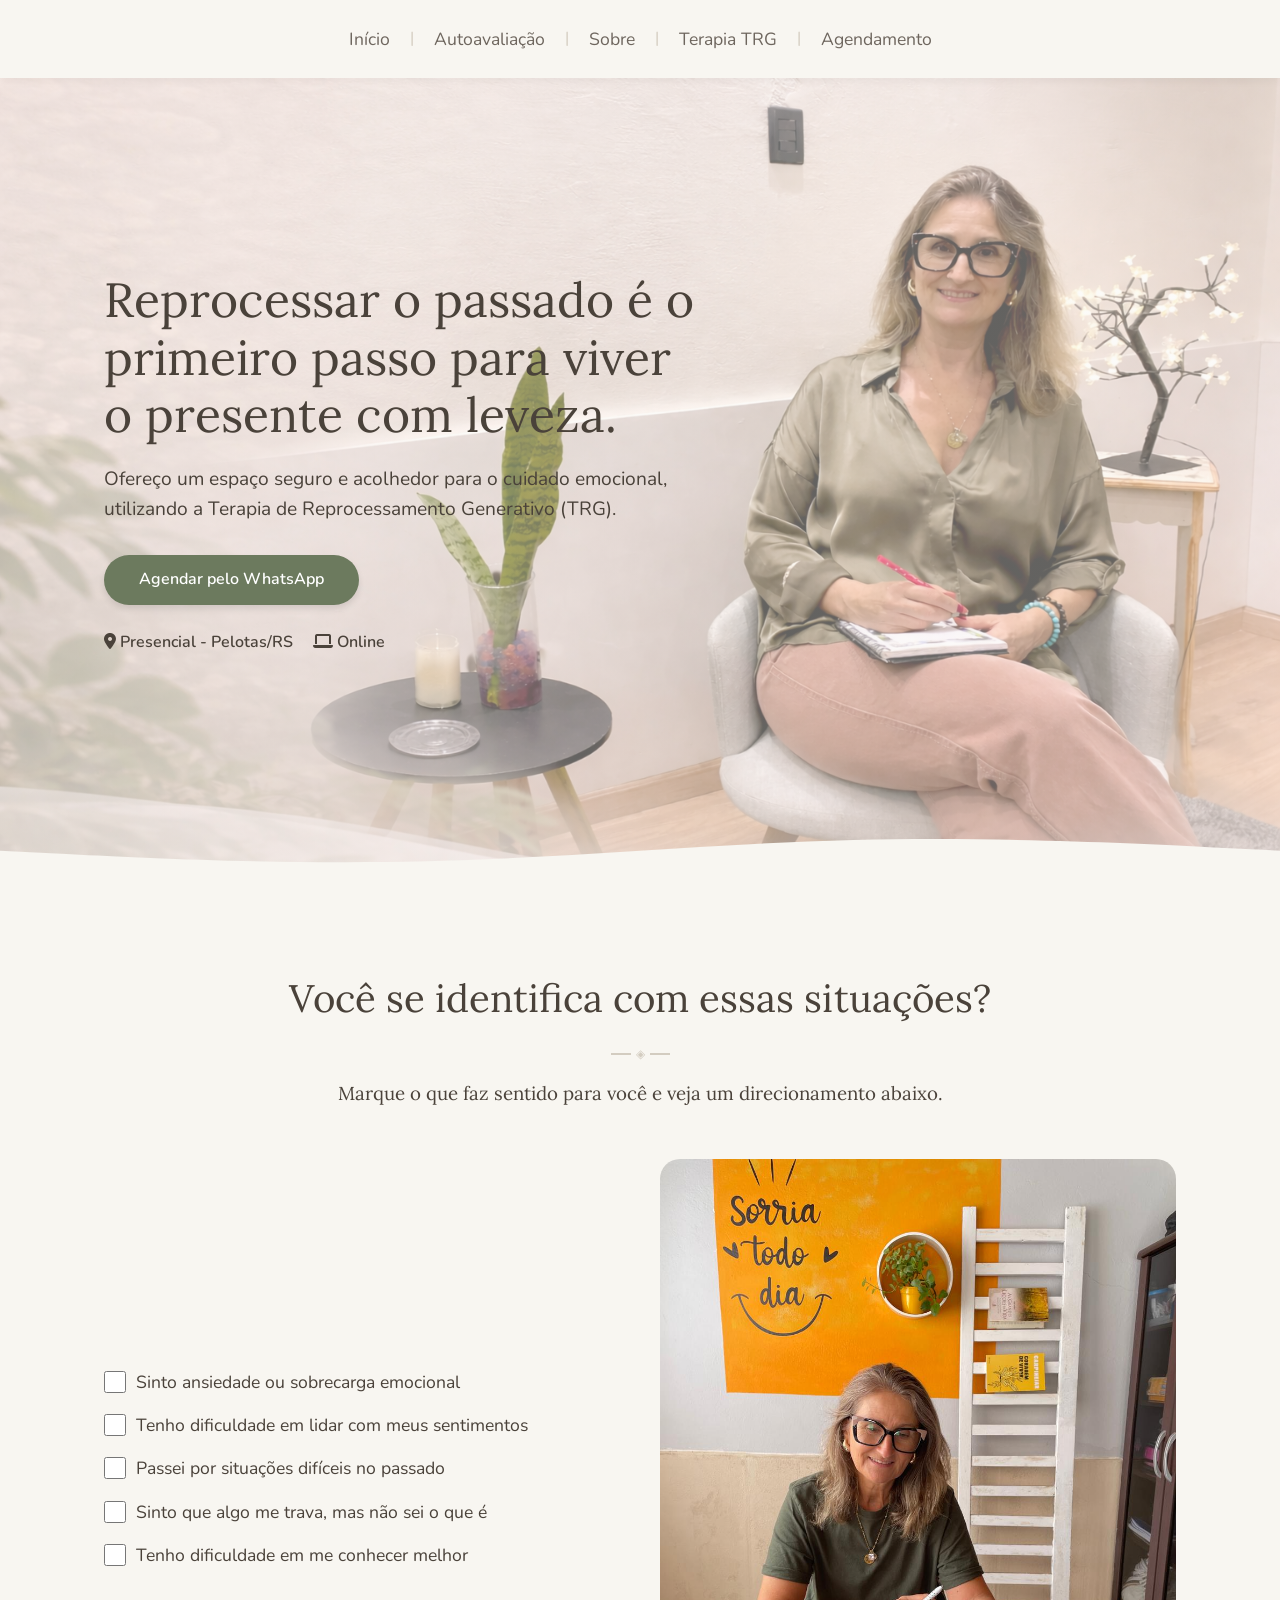
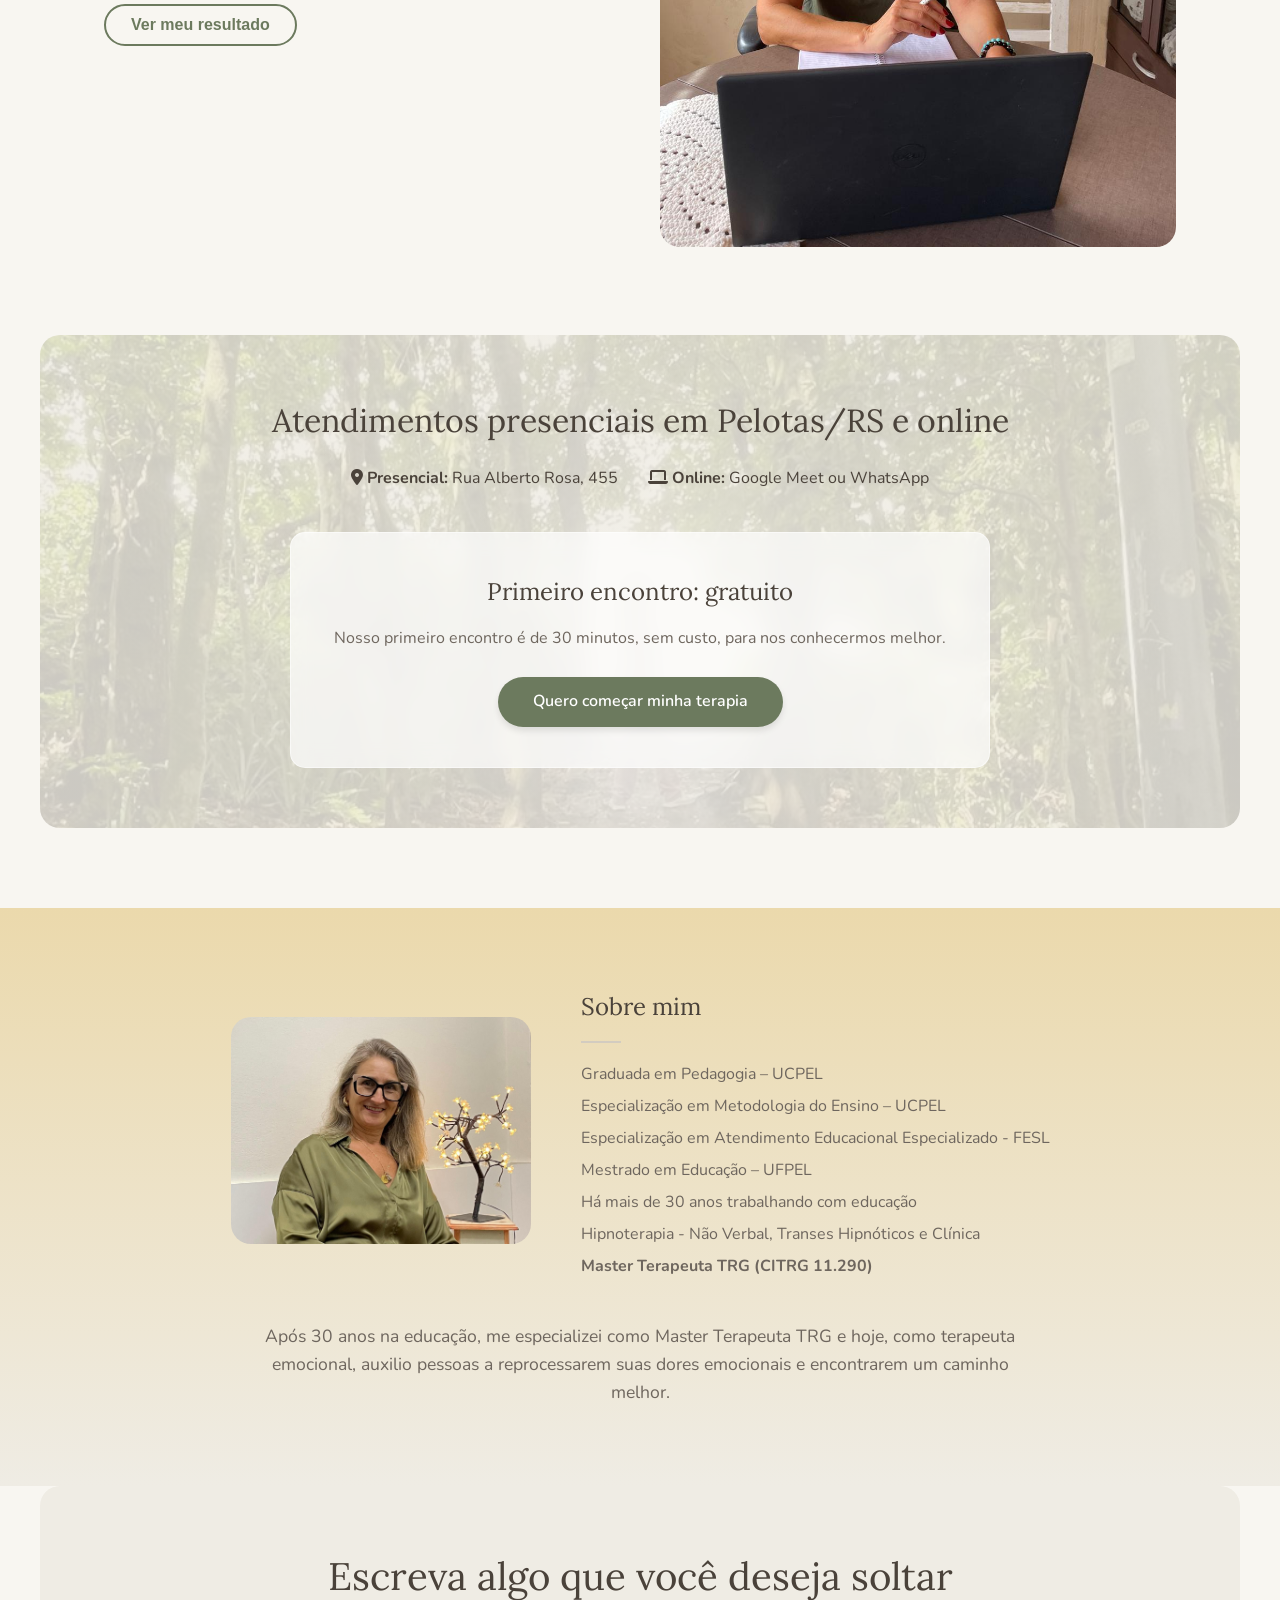
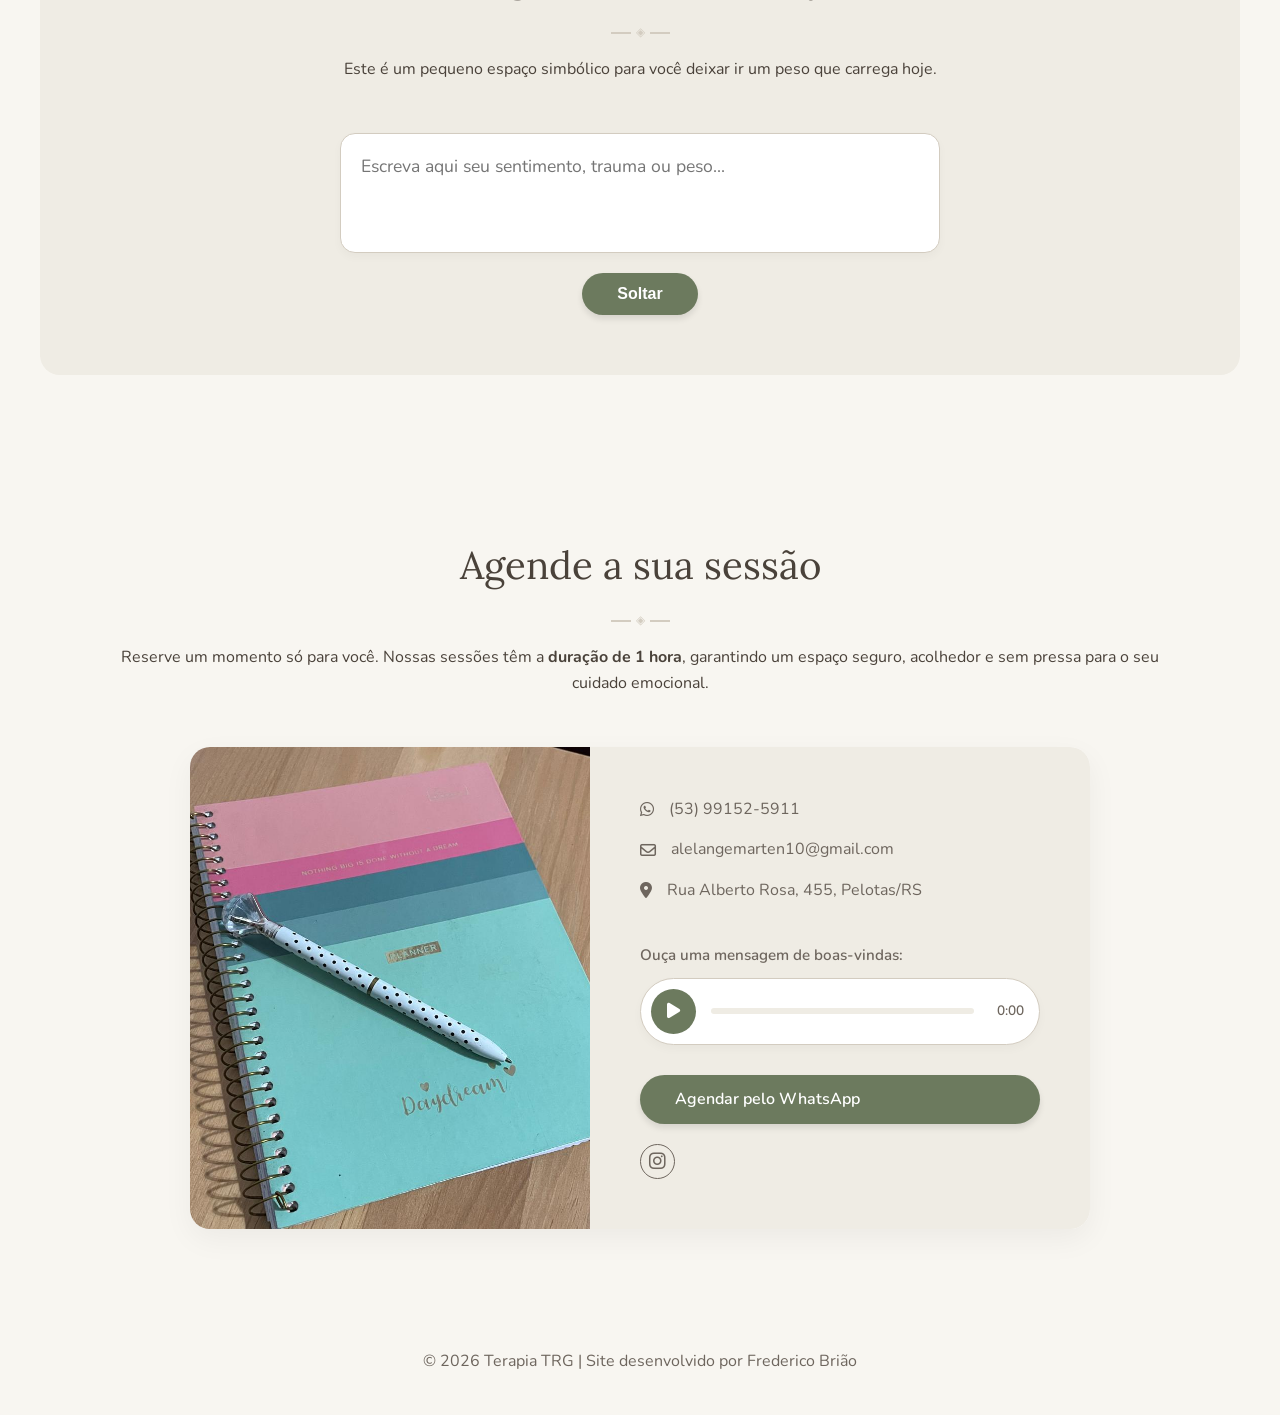
<file: index.html>
<!DOCTYPE html>
<html lang="pt-BR">
<head>
    <meta charset="UTF-8">
    <meta name="viewport" content="width=device-width, initial-scale=1.0">
    <title>Espaço Terapêutico - Alesandra Marten</title>
    
    <link rel="stylesheet" href="style.css">
    
    <link rel="preconnect" href="https://fonts.googleapis.com">
    <link rel="preconnect" href="https://fonts.gstatic.com" crossorigin>
    <link href="https://fonts.googleapis.com/css2?family=Lora:ital,wght@0,400;0,500;1,400&family=Nunito:wght@300;400;600&display=swap" rel="stylesheet">
    <link rel="icon" type="image/png" sizes="48x48" href="/img/favicon.png">
    
    <link rel="stylesheet" href="https://cdnjs.cloudflare.com/ajax/libs/font-awesome/6.4.0/css/all.min.css">
    <meta name="description" content="Terapia TRG em Pelotas. Atendimento emocional presencial e online. Agende sua sessão.">
<meta name="keywords" content="terapia, TRG, terapia emocional, Pelotas, psicoterapia">
<meta name="author" content="Alesandra Marten">
<link rel="canonical" href="https://www.alesandraterapeuta.com.br">
</head>
<body>

    <nav class="navbar">
        <div class="nav-links">
            <a href="#inicio">Início</a>
            <span class="divisor">|</span>
            <a href="#ajuda">Autoavaliação</a>
            <span class="divisor">|</span>
            <a href="#sobre">Sobre</a>
            <span class="divisor">|</span>
            <a href="#trg-test">Terapia TRG</a>
            <span class="divisor">|</span>
            <a href="#agende">Agendamento</a>
        </div>
    </nav>

    <header class="hero" id="inicio">
        <div class="hero-container">
            <div class="hero-text fade-in">
                <h1>Reprocessar o passado é o primeiro passo para viver o presente com leveza.</h1>
                <p>Ofereço um espaço seguro e acolhedor para o cuidado emocional, utilizando a Terapia de Reprocessamento Generativo (TRG).</p>
                <a href="https://wa.me/5553991525911?text=Olá,%20gostaria%20de%20agendar%20uma%20sessão" target="_blank" rel="noopener noreferrer" class="btn-primary">Agendar pelo WhatsApp</a>
                <div class="hero-info">
                    <span><i class="fa-solid fa-location-dot"></i> Presencial - Pelotas/RS</span>
                    <span><i class="fa-solid fa-laptop"></i> Online</span>
                </div>
            </div>
        </div>
        <div class="wave-bottom">
            <svg viewBox="0 0 1440 120" fill="none" xmlns="http://www.w3.org/2000/svg" preserveAspectRatio="none">
                <path d="M0,64L80,69.3C160,75,320,85,480,80C640,75,800,53,960,48C1120,43,1280,53,1360,58.7L1440,64L1440,120L1360,120C1280,120,1120,120,960,120C800,120,640,120,480,120C320,120,160,120,80,120L0,120Z" fill="#F8F6F1"></path>
            </svg>
        </div>
    </header>

    <section class="ajuda" id="ajuda">
        <div class="secao-titulo fade-in">
            <h2>Você se identifica com essas situações?</h2>
            <div class="detalhe-titulo"><span>◈</span></div>
            <h3>Marque o que faz sentido para você e veja um direcionamento abaixo.</h3>
        </div>

        <div class="ajuda-container fade-in">
            <div class="checklist-box">
                <label class="check-item">
                    <input type="checkbox" class="st-check">
                    <span>Sinto ansiedade ou sobrecarga emocional</span>
                </label>
                <label class="check-item">
                    <input type="checkbox" class="st-check">
                    <span>Tenho dificuldade em lidar com meus sentimentos</span>
                </label>
                <label class="check-item">
                    <input type="checkbox" class="st-check">
                    <span>Passei por situações difíceis no passado</span>
                </label>
                <label class="check-item">
                    <input type="checkbox" class="st-check">
                    <span>Sinto que algo me trava, mas não sei o que é</span>
                </label>
                <label class="check-item">
                    <input type="checkbox" class="st-check">
                    <span>Tenho dificuldade em me conhecer melhor</span>
                </label>
                
                <button onclick="calcularResultado(this)" class="btn-secondary" id="btn-resultado">Ver meu resultado</button>
            </div>

            <div class="resultado-container" id="resultado-avaliacao">
                <div class="ajuda-image" id="img-auto">
                    <img src="img/whatsapp-1.jpeg" alt="Mulher sorrindo leve" loading="lazy">
                </div>
                <div id="resultado-texto" class="resultado-texto" style="display:none;"></div>
            </div>
        </div>
    </section>

    <section class="atendimentos-banner fade-in" id="atendimentos">
        <h2>Atendimentos presenciais em Pelotas/RS e online</h2>
        <div class="atendimentos-info">
            <span><i class="fa-solid fa-location-dot"></i> <strong>Presencial:</strong> Rua Alberto Rosa, 455</span>
            <span><i class="fa-solid fa-laptop"></i> <strong>Online:</strong> Google Meet ou WhatsApp</span>
        </div>

        <div class="card-gratuito">
            <h3>Primeiro encontro: gratuito</h3>
            <p>Nosso primeiro encontro é de 30 minutos, sem custo, para nos conhecermos melhor.</p>
            <a href="https://wa.me/5553991525911?text=Olá,%20gostaria%20de%20agendar%20uma%20sessão" target="_blank" rel="noopener noreferrer" class="btn-primary">Quero começar minha terapia</a>
        </div>
    </section>

    <section class="sobre" id="sobre">
        <div class="sobre-container fade-in">
            <div class="sobre-image">
                <img src="img/whatsapp-3.jpeg" alt="Foto da Terapeuta" loading="lazy">
            </div>
            <div class="sobre-text">
                <h2>Sobre mim</h2>
                <div class="detalhe-titulo-esq"></div>
                <ul>
                    <li>Graduada em Pedagogia – UCPEL</li>
                    <li>Especialização em Metodologia do Ensino – UCPEL</li>
                    <li>Especialização em Atendimento Educacional Especializado - FESL</li>
                    <li>Mestrado em Educação – UFPEL</li>
                    <li>Há mais de 30 anos trabalhando com educação</li>
                    <li>Hipnoterapia - Não Verbal, Transes Hipnóticos e Clínica</li>
                    <li><strong>Master Terapeuta TRG (CITRG 11.290)</strong></li>
                </ul>
            </div>
        </div>
        <div class="sobre-resumo fade-in">
            <p>Após 30 anos na educação, me especializei como Master Terapeuta TRG e hoje, como terapeuta emocional, auxilio pessoas a reprocessarem suas dores emocionais e encontrarem um caminho melhor.</p>
        </div>
    </section>

    <section class="trg-test" id="trg-test">
        <div class="secao-titulo fade-in">
            <h2>Escreva algo que você deseja soltar</h2>
            <div class="detalhe-titulo"><span>◈</span></div>
            <p>Este é um pequeno espaço simbólico para você deixar ir um peso que carrega hoje.</p>
        </div>

        <div class="smoke-box fade-in">
            <textarea id="smoke-input" placeholder="Escreva aqui seu sentimento, trauma ou peso..."></textarea>
            <button id="btn-smoke" onclick="soltarSentimento()" class="btn-primary">Soltar</button>
        </div>
        
        <div id="trg-explicacao" class="trg-explicacao" style="display:none;">
            <p><strong>Você se sente um pouco mais leve?</strong></p>
            <p>Isso que você acabou de fazer é um vislumbre do que trabalhamos na TRG. O reprocessamento ajuda o seu cérebro a "limpar" a carga emocional de eventos passados, permitindo que você siga em frente com mais leveza. Que tal darmos o próximo passo juntos?</p>
        </div>
    </section>

    <section class="agende" id="agende">
        <div class="secao-titulo fade-in">
            <h2>Agende a sua sessão</h2>
            <div class="detalhe-titulo"><span>◈</span></div>
            <p>Reserve um momento só para você. Nossas sessões têm a <strong>duração de 1 hora</strong>, garantindo um espaço seguro, acolhedor e sem pressa para o seu cuidado emocional.</p>
        </div>

        <div class="contato-card fade-in">
            <div class="contato-img">
                <img src="img/whatsapp-4.jpeg" alt="Ambiente acolhedor" loading="lazy">
            </div>
            <div class="contato-info">
                <ul>
                    <li><i class="fa-brands fa-whatsapp"></i> (53) 99152-5911</li>
                    <li><i class="fa-regular fa-envelope"></i> alelangemarten10@gmail.com</li>
                    <li><i class="fa-solid fa-location-dot"></i> Rua Alberto Rosa, 455, Pelotas/RS</li>
                </ul>

                <div class="audio-section">
                    <p class="audio-title">Ouça uma mensagem de boas-vindas:</p>
                    <div class="custom-audio-player">
                        <audio id="meu-audio" src="img/audio.mp3"></audio> 
                        
                        <button id="audio-btn" class="audio-btn" onclick="toggleAudio()"><i class="fa-solid fa-play" id="audio-icon"></i></button>
                        <div class="audio-progress" id="audio-progress" onclick="seekAudio(event)">
                            <div class="audio-bar" id="audio-bar"></div>
                        </div>
                        <span class="audio-time" id="audio-time">0:00</span>
                    </div>
                </div>
                
                <a href="https://wa.me/5553991525911?text=Olá,%20gostaria%20de%20agendar%20uma%20sessão" target="_blank" rel="noopener noreferrer" class="btn-primary">Agendar pelo WhatsApp</a>
                
                <div class="redes-sociais">
                    <a href="https://www.instagram.com/alesandramarten/" target="_blank" rel="noopener noreferrer"><i class="fa-brands fa-instagram"></i></a>
                </div>
            </div>
        </div>
    </section>

    <footer>
        <p>© <span id="ano-atual"></span> Terapia TRG | Site desenvolvido por Frederico Brião</p>
    </footer>

    <script src="script.js"></script>
</body>
</html>
</file>
<file: style.css>
:root {
    --bg-light: #F8F6F1; 
    --bg-darker: #EFECE4; 
    --text-main: #4A423A; 
    --text-light: #6E665E; 
    --accent-green: #6C7A5E; 
    --accent-green-hover: #5A664E;
}


* {
    margin: 0;
    padding: 0;
    box-sizing: border-box;
}

body {
    font-family: 'Nunito', sans-serif;
    color: var(--text-main);
    background-color: var(--bg-light);
    line-height: 1.6;
    overflow-x: hidden;
}

h1, h2, h3 {
    font-family: 'Lora', serif;
    font-weight: 400;
}

a {
    text-decoration: none;
    color: inherit;
}


.navbar {
    display: flex;
    justify-content: center;
    align-items: center;
    padding: 20px 0;
    position: sticky;
    top: 0;
    width: 100%;
    z-index: 100;
    background-color: var(--bg-light);
    box-shadow: 0 2px 10px rgba(0,0,0,0.05);
}

.nav-links {
    display: flex;
    align-items: center;
    flex-wrap: wrap;
    justify-content: center;
    gap: 10px;
}

.nav-links a {
    color: var(--text-light);
    font-size: 1.1rem;
    transition: color 0.3s;
    padding: 5px 10px;
}

.nav-links a:hover {
    color: var(--text-main);
}

.divisor {
    color: #D3CCC0;
}


.btn-primary {
    display: inline-block;
    background-color: var(--accent-green);
    color: #FFFFFF;
    padding: 12px 35px;
    border-radius: 50px;
    font-size: 1rem;
    font-weight: 600;
    transition: all 0.3s;
    border: none;
    cursor: pointer;
    box-shadow: 0 4px 6px rgba(0,0,0,0.1);
}

.btn-primary:hover {
    background-color: var(--accent-green-hover);
    transform: translateY(-2px);
}

.btn-secondary {
    margin-top: 20px;
    background-color: transparent;
    color: var(--accent-green);
    border: 2px solid var(--accent-green);
    padding: 10px 25px;
    border-radius: 50px;
    font-size: 1rem;
    font-weight: 600;
    cursor: pointer;
    transition: all 0.3s;
    align-self: flex-start;
}

.btn-secondary:hover {
    background-color: var(--accent-green);
    color: #FFF;
}

.btn-disabled {
    opacity: 0.5;
    cursor: not-allowed !important;
    background-color: transparent !important;
    color: var(--accent-green) !important;
    transform: none !important;
}


.hero {
    display: flex;
    flex-direction: column;
    justify-content: space-between;
    min-height: 90vh;
    background: linear-gradient(rgba(248, 246, 241, 0.4), rgba(248, 246, 241, 0.4)), url('img/hero-bg.png') center/cover no-repeat;
}

.hero-container {
    max-width: 1200px;
    margin: 0 auto;
    width: 100%;
    padding: 100px 5% 60px;
    flex: 1;
    display: flex;
    align-items: center;
}

.hero-text {
    max-width: 600px;
}

.hero-text h1 {
    font-size: 3rem;
    line-height: 1.2;
    margin-bottom: 20px;
}

.hero-text p {
    font-size: 1.2rem;
    color: var(--text-main);
    margin-bottom: 30px;
}

.hero-info {
    margin-top: 25px;
    display: flex;
    gap: 20px;
    color: var(--text-main);
    font-weight: 600;
}

.wave-bottom {
    width: 100%;
    display: block;
    line-height: 0; 
}

.wave-bottom svg {
    width: 100%;
    height: 80px;
}


section {
    padding: 80px 5%;
    max-width: 1200px;
    margin: 0 auto;
}

.secao-titulo {
    text-align: center;
    margin-bottom: 50px;
}

.secao-titulo h2 {
    font-size: 2.4rem;
}

.detalhe-titulo {
    display: flex;
    align-items: center;
    justify-content: center;
    margin: 15px 0;
}

.detalhe-titulo::before,
.detalhe-titulo::after {
    content: "";
    height: 2px;
    width: 20px;
    background-color: #D3CCC0;
}

.detalhe-titulo span {
    color: #D3CCC0;
    font-size: 12px;
    margin: 0 5px;
}

.detalhe-titulo-esq {
    width: 40px;
    height: 2px;
    background-color: #D3CCC0;
    margin: 15px 0;
}


.ajuda-container {
    display: flex;
    align-items: center;
    justify-content: space-between;
    gap: 40px;
}

.checklist-box {
    display: flex;
    flex-direction: column;
    gap: 15px;
    flex: 1;
}

.check-item {
    display: flex;
    align-items: center;
    gap: 10px;
    font-size: 1.1rem;
    cursor: pointer;
    transition: all 0.3s;
}

.check-item:hover {
    color: var(--accent-green);
}

.check-item input[type="checkbox"] {
    width: 22px;
    height: 22px;
    cursor: pointer;
    accent-color: var(--accent-green);
}

.resultado-container {
    flex: 1;
    display: flex;
    justify-content: center;
    align-items: center;
    min-height: 350px; 
}

.ajuda-image {
    width: 100%;
}

.ajuda-image img {
    width: 100%;
    border-radius: 20px;
}

.resultado-texto {
    background-color: #FFF;
    padding: 30px;
    border-radius: 15px;
    box-shadow: 0 4px 15px rgba(0,0,0,0.05);
    font-size: 1.2rem;
    color: var(--text-main);
    border-left: 5px solid var(--accent-green);
}

.fade-out-anim {
    animation: fadeOut 0.4s forwards ease-in-out;
}
.fade-in-anim {
    animation: fadeInScale 0.5s forwards ease-in-out;
}

@keyframes fadeOut {
    to { opacity: 0; transform: scale(0.95); }
}
@keyframes fadeInScale {
    from { opacity: 0; transform: scale(0.95); }
    to { opacity: 1; transform: scale(1); }
}


.atendimentos-banner {
    background: linear-gradient(rgba(239, 236, 228, 0.85), rgba(239, 236, 228, 0.85)), url('img/whatsapp-2.jpeg') center/cover no-repeat;
    border-radius: 20px;
    text-align: center;
    padding: 60px 40px;
    margin-bottom: 80px;
}

.atendimentos-banner h2 {
    font-size: 2rem;
    margin-bottom: 20px;
}

.atendimentos-info {
    display: flex;
    justify-content: center;
    flex-wrap: wrap;
    gap: 30px;
    margin-bottom: 40px;
}

.card-gratuito {
    background: rgba(255, 255, 255, 0.7);
    backdrop-filter: blur(10px);
    border: 1px solid rgba(255,255,255,0.5);
    padding: 40px;
    border-radius: 15px;
    max-width: 700px;
    margin: 0 auto;
}

.card-gratuito h3 {
    font-size: 1.5rem;
    margin-bottom: 15px;
}

.card-gratuito p {
    margin-bottom: 25px;
    color: var(--text-light);
}


.sobre {
    background: linear-gradient(180deg, #ebd9ac 0%, #EFECE4 100%);
    max-width: 100%;
}

.sobre-container {
    max-width: 1000px;
    margin: 0 auto;
    display: flex;
    align-items: center;
    justify-content: center;
    gap: 50px;
    margin-bottom: 40px;
}

.sobre-image img {
    width: 300px;
    border-radius: 20px;
}

.sobre-text ul {
    list-style: none;
    line-height: 2;
    color: var(--text-light);
}

.sobre-resumo {
    max-width: 800px;
    margin: 0 auto;
    text-align: center;
    font-size: 1.1rem;
    color: var(--text-light);
}


.trg-test {
    background-color: var(--bg-darker);
    border-radius: 20px;
    padding: 60px 5%;
    margin-bottom: 80px;
}

.smoke-box {
    display: flex;
    flex-direction: column;
    align-items: center;
    gap: 20px;
    max-width: 600px;
    margin: 0 auto;
}

#smoke-input {
    width: 100%;
    height: 120px;
    padding: 20px;
    border-radius: 15px;
    border: 1px solid #D3CCC0;
    font-family: inherit;
    font-size: 1.1rem;
    resize: none;
    background-color: #FFF;
    color: var(--text-main);
    box-shadow: 0 4px 10px rgba(0,0,0,0.03);
    transition: all 0.3s;
}

#smoke-input:focus {
    outline: none;
    border-color: var(--accent-green);
    box-shadow: 0 4px 10px rgba(108, 122, 94, 0.15);
}

.trg-explicacao {
    background-color: #FFF;
    padding: 30px;
    border-radius: 15px;
    max-width: 700px;
    margin: 30px auto 0;
    text-align: center;
    color: var(--accent-green);
    box-shadow: 0 4px 15px rgba(0,0,0,0.05);
}

.evaporar {
    animation: smokeEffect 1.5s forwards ease-in-out;
}

@keyframes smokeEffect {
    0% {
        opacity: 1;
        filter: blur(0px);
        transform: translateY(0) scale(1);
    }
    100% {
        opacity: 0;
        filter: blur(10px);
        transform: translateY(-50px) scale(1.05);
    }
}


.contato-card {
    display: flex;
    background-color: #FFFFFF;
    border-radius: 20px;
    overflow: hidden;
    max-width: 900px;
    margin: 0 auto;
    box-shadow: 0 10px 30px rgba(0,0,0,0.05);
}

.contato-img {
    flex: 1;
}
.contato-img img {
    width: 100%;
    height: 100%;
    object-fit: cover;
}

.contato-info {
    flex: 1;
    padding: 50px;
    background-color: var(--bg-darker);
    display: flex;
    flex-direction: column;
    justify-content: center;
}

.contato-info ul {
    list-style: none;
    margin-bottom: 25px;
}

.contato-info li {
    margin-bottom: 15px;
    display: flex;
    align-items: center;
    gap: 15px;
    color: var(--text-light);
}


.audio-section {
    margin-bottom: 30px;
}

.audio-title {
    font-size: 0.95rem;
    color: var(--text-light);
    margin-bottom: 10px;
    font-weight: 600;
}

.custom-audio-player {
    display: flex;
    align-items: center;
    gap: 15px;
    background: #FFF;
    padding: 10px 15px 10px 10px;
    border-radius: 50px;
    border: 1px solid #D3CCC0;
    box-shadow: 0 4px 10px rgba(0,0,0,0.03);
}

.audio-btn {
    width: 45px;
    height: 45px;
    border-radius: 50%;
    background: var(--accent-green);
    color: white;
    border: none;
    cursor: pointer;
    display: flex;
    align-items: center;
    justify-content: center;
    font-size: 1.1rem;
    transition: 0.3s;
    flex-shrink: 0;
}

.audio-btn:hover {
    background: var(--accent-green-hover);
    transform: scale(1.05);
}

.audio-progress {
    flex: 1;
    height: 6px;
    background: #EFECE4;
    border-radius: 10px;
    cursor: pointer;
    position: relative;
    overflow: hidden;
}

.audio-bar {
    height: 100%;
    width: 0%;
    background: var(--accent-green);
    border-radius: 10px;
    transition: width 0.1s linear;
}

.audio-time {
    font-size: 0.85rem;
    color: var(--text-light);
    font-weight: 600;
    min-width: 35px;
    text-align: right;
}


.redes-sociais {
    margin-top: 20px;
}

.redes-sociais a {
    color: var(--text-light);
    font-size: 1.2rem;
    margin-right: 15px;
    border: 1px solid var(--text-light);
    border-radius: 50%;
    width: 35px; height: 35px;
    display: inline-flex;
    align-items: center;
    justify-content: center;
    transition: all 0.3s;
}

.redes-sociais a:hover {
    background-color: var(--text-light);
    color: #fdfdfd;
}


footer {
    text-align: center;
    padding: 40px 5%;
    color: var(--text-light);
    display: flex;
    flex-direction: column;
    align-items: center;
    gap: 15px;
}


.fade-in {
    opacity: 0;
    transform: translateY(30px);
    transition: opacity 0.8s ease-out, transform 0.8s ease-out;
}
.fade-in.visible {
    opacity: 1;
    transform: translateY(0);
}


@media (max-width: 850px) {
    .hero-container, .ajuda-container, .sobre-container, .contato-card {
        flex-direction: column;
        text-align: center;
    }
    
    .hero-text { max-width: 100%; }
    
    .detalhe-titulo-esq { margin: 15px auto; }
    .hero-info, .atendimentos-info { flex-direction: column; gap: 10px; }
    
    .btn-secondary { align-self: center; }
    
    .resultado-container { min-height: auto; margin-top: 20px; }
    
    .nav-links { flex-direction: column; }
    .divisor { display: none; } 
    
    .contato-info { padding: 30px; }
}
</file>
